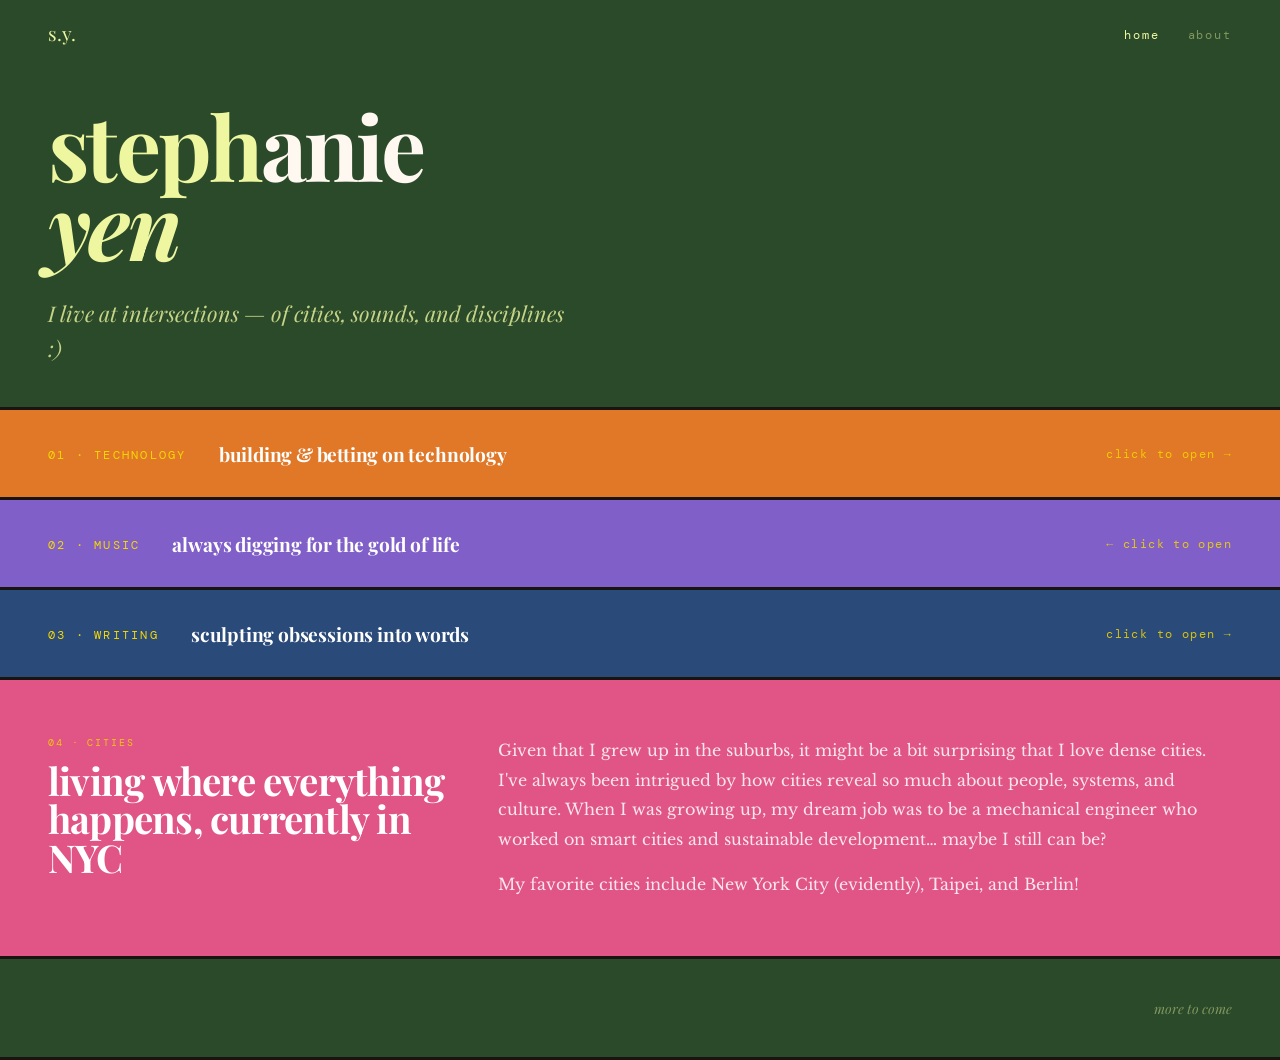
<file: index.html>
<!DOCTYPE html>
<html lang="en">
<head>
<meta charset="UTF-8">
<meta name="viewport" content="width=device-width, initial-scale=1.0">
<title>stephanie yen</title>
<link href="https://fonts.googleapis.com/css2?family=Playfair+Display:ital,wght@0,400;0,700;1,400;1,700&family=DM+Mono:wght@400;500&family=Libre+Baskerville:ital@0;1&display=swap" rel="stylesheet">
<style>
:root {
  --cream:#FFF8F0;
  --hero-bg:#2A4A2A;
  --hero-accent:#EEF7A0;
  --tech:#E07828;
  --music:#8060C8;
  --writing:#2A4A7A;
  --cities:#E05585;
  --yellow-bg:#E8C832;
  --yellow-accent:#F5D800;
  --ink:#1A1410;
}
*{margin:0;padding:0;box-sizing:border-box;}
body{font-family:'Libre Baskerville',Georgia,serif;background:var(--cream);color:var(--ink);}

nav{display:flex;justify-content:space-between;align-items:center;padding:1.25rem 3rem;background:var(--hero-bg);position:sticky;top:0;z-index:100;}
.nav-name{font-family:'Playfair Display',serif;font-size:1.2rem;color:var(--hero-accent);cursor:pointer;}
nav ul{display:flex;gap:1.75rem;list-style:none;}
nav a{font-family:'DM Mono',monospace;font-size:0.78rem;text-decoration:none;color:rgba(238,247,160,0.45);letter-spacing:0.15em;cursor:pointer;transition:color 0.2s;}
nav a:hover,nav a.active{color:var(--hero-accent);}

.page{display:none;}
.page.active{display:block;animation:fade 0.4s ease;min-height:100vh;}

@keyframes fade{from{opacity:0;transform:translateY(8px)}to{opacity:1;transform:translateY(0)}}

.hero{background:var(--hero-bg);padding:2.5rem 3rem;border-bottom:3px solid var(--ink);display:flex;flex-direction:column;gap:2rem;overflow:hidden;}
.hero-name{font-family:'Playfair Display',serif;font-size:clamp(2.5rem,7vw,7rem);font-weight:700;line-height:0.88;letter-spacing:-0.03em;color:var(--cream);}
.hero-name em{font-style:italic;color:var(--hero-accent);}
.hero-steph{color:var(--hero-accent);font-style:normal;}
.hero-tagline{font-family:'Playfair Display',serif;font-style:italic;font-size:clamp(1rem,2.5vw,1.35rem);color:var(--hero-accent);max-width:520px;line-height:1.65;opacity:0.8;}

/* ROW: CSS grid animation for the slide */
.row{
  border-bottom:3px solid var(--ink);
  display:grid;
  grid-template-columns:100% 0%;
  cursor:pointer;
  height:90px;
  min-height:90px;
  max-height:90px;
  overflow:hidden;
  flex-shrink:0;
  align-self:auto;
  transition:
    grid-template-columns 0.55s cubic-bezier(0.77,0,0.18,1),
    height 0.55s cubic-bezier(0.77,0,0.18,1),
    max-height 0.55s cubic-bezier(0.77,0,0.18,1);
}
.row.open{
  height:var(--open-height,280px);
  min-height:0;
  max-height:2000px;
  grid-template-columns:38% 62%;
  cursor:default;
}
/* Flipped: cream left, color right */
.row.flip{
  grid-template-columns:0% 100%;
}
.row.flip.open{
  grid-template-columns:62% 38%;
}

/* PANEL: colored column */
.panel{
  overflow:hidden;
  position:relative;
  height:100%;
  align-self:stretch;
}
.bg-tech   {background:var(--tech);}
.bg-music  {background:var(--music);}
.bg-writing{background:var(--writing);}

/* Collapsed: single row label across full width */
.panel-collapsed{
  position:absolute;
  top:0;left:0;right:0;
  height:90px;
  display:flex;align-items:center;
  gap:2rem;padding:0 3rem;
  white-space:nowrap;overflow:hidden;
  transition:opacity 0.1s ease;
}
.row.open .panel-collapsed{opacity:0;pointer-events:none;}
.row:not(.open) .panel-collapsed{opacity:1;transition:opacity 0.15s ease 0.35s;}

/* Expanded: centered in the colored column */
.panel-expanded{
  position:absolute;inset:0;
  display:flex;flex-direction:column;
  align-items:flex-start;justify-content:center;
  gap:1rem;padding:2rem 3rem;
  opacity:0;pointer-events:none;
  transition:opacity 0.1s ease;
}
.row.open .panel-expanded{opacity:1;pointer-events:auto;transition:opacity 0.2s ease 0.32s;}

/* REVEAL: cream column */
.reveal{
  background:var(--cream);
  display:flex;flex-direction:column;
  align-items:flex-start;justify-content:center;
  gap:1.25rem;padding:3.5rem 2rem 3.5rem 3rem;
  opacity:0;overflow:hidden;
  transition:opacity 0.1s ease;
}
.row.open .reveal{opacity:1;transition:opacity 0.2s ease 0.32s;}

/* For flipped rows, reveal is the LEFT column (first child in DOM order but visually left via grid) */
.row.flip .panel{order:2;}
.row.flip .reveal{order:1;}

/* TYPE */
.row-num{font-family:'DM Mono',monospace;font-size:0.78rem;letter-spacing:0.18em;text-transform:uppercase;color:var(--yellow-accent);}
.row-title-lg{font-family:'Playfair Display',serif;font-size:clamp(1.5rem,2.5vw,2.2rem);font-weight:700;line-height:1.1;letter-spacing:-0.02em;color:#fff;}
.row-title-sm{font-family:'Playfair Display',serif;font-size:1.2rem;font-weight:700;letter-spacing:-0.01em;color:#fff;line-height:1;}
.row-hint{font-family:'DM Mono',monospace;font-size:0.72rem;letter-spacing:0.12em;margin-left:auto;flex-shrink:0;color:var(--yellow-accent);opacity:0.85;}

.tags{display:flex;flex-direction:row;flex-wrap:wrap;gap:0.4rem;}
.tag{font-family:'DM Mono',monospace;font-size:0.58rem;letter-spacing:0.07em;padding:0.2rem 0.5rem;border-radius:2px;border:1px solid rgba(255,255,255,0.3);color:rgba(255,255,255,0.8);}

.reveal-body{font-size:1rem;line-height:1.85;color:#3a3028;}
.close-btn{font-family:'DM Mono',monospace;font-size:0.72rem;letter-spacing:0.12em;cursor:pointer;background:none;border:none;color:var(--ink);padding:0;text-decoration:underline;text-underline-offset:3px;}
.close-btn:hover{opacity:0.5;}

/* CITIES */
.cities{
  background:var(--cities);
  padding:3.5rem 3rem;
  display:grid;
  grid-template-columns:38% 62%;
  min-height:240px;
  overflow:hidden;
}
.cities-left{display:flex;flex-direction:column;justify-content:flex-start;gap:0.75rem;padding-right:2rem;min-width:0;}
.cities-right{display:flex;flex-direction:column;justify-content:flex-start;gap:1rem;min-width:0;}
.cities-title{font-family:'Playfair Display',serif;font-size:clamp(1.8rem,3vw,2.6rem);font-weight:700;line-height:1;letter-spacing:-0.02em;color:#fff;}
.cities-body{font-size:1rem;line-height:1.85;color:rgba(255,255,255,0.85);}
.cities-num{font-family:'DM Mono',monospace;font-size:0.65rem;letter-spacing:0.18em;text-transform:uppercase;color:var(--yellow-accent);opacity:0.85;}

/* HOME FOOTER */
.home-footer{
  background:var(--hero-bg);
  padding:2.5rem 3rem;
  border-top:3px solid var(--ink);
  border-bottom:3px solid var(--ink);
  display:flex;
  align-items:flex-end;
  justify-content:flex-end;
}
.about-hero{background:var(--yellow-bg);padding:5rem 3rem 2.5rem;border-bottom:3px solid var(--ink);}
.about-hero h1{font-family:'Playfair Display',serif;font-size:clamp(3.5rem,8vw,6rem);font-weight:700;line-height:0.88;letter-spacing:-0.03em;color:var(--ink);margin-bottom:1.25rem;}
.about-sub{font-family:'Playfair Display',serif;font-style:italic;font-size:1.35rem;color:rgba(26,20,16,0.75);line-height:1.65;}
.about-body{display:grid;grid-template-columns:1.4fr 1fr;border-bottom:3px solid var(--ink);align-items:stretch;flex:1;min-height:0;}

#about{display:none;flex-direction:column;min-height:100vh;}
#about.active{display:flex;}
.about-text{padding:3rem;border-right:3px solid var(--ink);display:flex;flex-direction:column;gap:1.75rem;}
.about-p{font-size:1.05rem;line-height:1.9;color:var(--ink);}
.about-p+.about-p{padding-top:1.75rem;border-top:1px solid #ddd8cc;}
.contact{padding:3rem 2.5rem;background:var(--hero-bg);display:flex;flex-direction:column;justify-content:space-between;min-height:100%;}
.contact-label{font-family:'DM Mono',monospace;font-size:0.78rem;letter-spacing:0.18em;text-transform:uppercase;color:var(--hero-accent);opacity:0.55;margin-bottom:1rem;}
.contact-links{display:flex;flex-direction:column;gap:0.9rem;}
.contact-link{font-family:'DM Mono',monospace;font-size:0.72rem;text-decoration:none;color:var(--hero-accent);letter-spacing:0.08em;padding:0.4rem 0.75rem;border:1.5px solid var(--hero-accent);border-radius:2px;transition:all 0.2s;display:inline-block;}
.contact-link:hover{background:var(--hero-accent);color:var(--ink);}
.wip{font-family:'Playfair Display',serif;font-style:italic;font-size:0.85rem;color:rgba(238,247,160,0.45);}
</style>
</head>
<body>

<nav>
  <span class="nav-name" onclick="goTo('home')">s.y.</span>
  <ul>
    <li><a id="nav-home" class="active" onclick="goTo('home')">home</a></li>
    <li><a id="nav-about" onclick="goTo('about')">about</a></li>
  </ul>
</nav>

<!-- HOME -->
<div id="home" class="page active">

  <div class="hero">
    <h1 class="hero-name"><span class="hero-steph">steph</span>anie<br><em>yen</em></h1>
    <p class="hero-tagline">I live at intersections — of cities, sounds, and disciplines :)</p>
  </div>

  <!-- 01 TECH: color left, cream right -->
  <div class="row bg-tech" style="--open-height:420px" onclick="toggle(this)">
    <div class="panel bg-tech">
      <div class="panel-collapsed">
        <span class="row-num">01 · technology</span>
        <span class="row-title-sm">building & betting on technology</span>
        <span class="row-hint">click to open →</span>
      </div>
      <div class="panel-expanded">
        <p class="row-num">01 · technology</p>
        <h2 class="row-title-lg">building & betting on technology that changes how we live</h2>
        <div class="tags">
          <span class="tag">startups</span>
          <span class="tag">engineering</span>
          <span class="tag">B2B software</span>
          <span class="tag">application layer</span>
        </div>
      </div>
    </div>
    <div class="reveal">
      <p class="reveal-body">I care about equitable and entrepreneurial uses of technology, especially in the realms of cities, media, and culture. To me, code is nothing without the humans and physical world it touches.</p>
      <p class="reveal-body">I naturally gravitate towards cross-functional (and chaotic) settings where I get to be at the intersection of coding, product, and customer deployment.</p>
      <p class="reveal-body">Currently, I work at Merge, building unified APIs and agentic tooling. I've previously worked at Uber and New_ Public. I'm deeply curious about early-stage ventures and have been a fellow with Comma Capital and Kleiner Perkins.</p>
      <button class="close-btn" onclick="close_(event,this)">close →</button>
    </div>
  </div>

  <!-- 02 MUSIC: flip — cream left, color right -->
  <div class="row flip bg-music" style="--open-height:360px" onclick="toggle(this)">
    <div class="panel bg-music">
      <div class="panel-collapsed">
        <span class="row-num">02 · music</span>
        <span class="row-title-sm">always digging for the gold of life</span>
        <span class="row-hint">← click to open</span>
      </div>
      <div class="panel-expanded">
        <p class="row-num">02 · music</p>
        <h2 class="row-title-lg">always digging for the gold of life, one track at a time</h2>
        <div class="tags">
          <span class="tag">piano</span>
          <span class="tag">violin</span>
          <span class="tag">flute</span>
          <span class="tag">guitar</span>
          <span class="tag">production</span>
          <span class="tag">music blog</span>
          <span class="tag">DJing</span>
          <span class="tag">concert photography</span>
        </div>
      </div>
    </div>
    <div class="reveal">
      <p class="reveal-body">I spend an absurd amount of time listening to, discovering, and curating music (everything from jazz to rock). Music is everywhere — in city streets, films, and how we connect with each other. It is my greatest love in the world!</p>
      <p class="reveal-body">My long-term goal is to build something at the intersection of music and technology. I am most energized when independent musicians create bold art and architect new worlds.</p>
      <button class="close-btn" onclick="close_(event,this)">← close</button>
    </div>
  </div>

  <!-- 03 WRITING: color left, cream right -->
  <div class="row bg-writing" style="--open-height:400px" onclick="toggle(this)">
    <div class="panel bg-writing">
      <div class="panel-collapsed">
        <span class="row-num">03 · writing</span>
        <span class="row-title-sm">sculpting obsessions into words</span>
        <span class="row-hint">click to open →</span>
      </div>
      <div class="panel-expanded">
        <p class="row-num">03 · writing</p>
        <h2 class="row-title-lg">sculpting obsessions into words: essays, stories & poems</h2>
        <div class="tags">
          <span class="tag">creative nonfiction</span>
          <span class="tag">research essays</span>
          <span class="tag">poetry</span>
          <span class="tag">short stories</span>
        </div>
      </div>
    </div>
    <div class="reveal">
      <p class="reveal-body">My writing process feels like sculpting: I start with an amorphous mass and make something meaningful out of it.</p>
      <p class="reveal-body">I journal and write regularly about my own life — the recurring themes tend to be creativity, relationships, and seasons. I also like to write public-facing essays that break down interdisciplinary complexities that I am learning about.</p>
      <p class="reveal-body">I grew up daydreaming and writing fiction (poems and short stories). This is a passion I am rediscovering.</p>
      <button class="close-btn" onclick="close_(event,this)">close →</button>
    </div>
  </div>

  <!-- 04 CITIES -->
  <div class="cities" id="cities">
    <div class="cities-left">
      <p class="cities-num">04 · cities</p>
      <h2 class="cities-title">living where everything happens, currently in NYC</h2>
    </div>
    <div class="cities-right">
      <p class="cities-body">Given that I grew up in the suburbs, it might be a bit surprising that I love dense cities. I've always been intrigued by how cities reveal so much about people, systems, and culture. When I was growing up, my dream job was to be a mechanical engineer who worked on smart cities and sustainable development… maybe I still can be?</p>
      <p class="cities-body">My favorite cities include New York City (evidently), Taipei, and Berlin!</p>
    </div>
  </div><!-- end cities -->

  <div class="home-footer">
    <p class="wip">more to come</p>
  </div>

</div><!-- end home -->

<!-- ABOUT -->
<div id="about" class="page">
  <div class="about-hero">
    <h1>about</h1>
    <p class="about-sub">23 y/o, NYC-based human</p>
  </div>
  <div class="about-body">
    <div class="about-text">
      <p class="about-p">I’m a Midwesterner at heart — I grew up in the suburbs of Cleveland, Ohio. My parents immigrated from Taiwan. For my undergraduate education, I studied Computer Science and Urban Studies at Princeton University, and I spent a semester abroad at the University of Edinburgh. Since then, I have traveled around Europe, Africa, and Asia, with many more countries to come! I am currently based in New York City.</p>
      <p class="about-p">I love to try new things and spending time in nature ("frolicking”). Beyond NYC's limited parks, you may find me in its coffeeshops, live music venues, and climbing gyms. I find joy in all the things — music (have I mentioned it enough yet?), comedy, film photography / people-watching / cloud-watching, chai lattes, wandering conversations, collaborative projects, and more.</p>
      <p class="about-p">I did not use AI to write the text on this website.</p>
    </div>
    <div class="contact">
      <div>
        <p class="contact-label">get in touch</p>
        <div class="contact-links">
          <a class="contact-link" href="mailto:steph.yensy@gmail.com">email</a>
          <a class="contact-link" href="https://www.linkedin.com/in/steph-yen/">linkedin</a>
          <a class="contact-link" href="https://x.com/stey0213">twitter / x</a>
          <a class="contact-link" href="https://substack.com/@stephyen">substack</a>
          <a class="contact-link" href="https://open.spotify.com/user/champchomp">spotify</a>
        </div>
      </div>
      <p class="wip">this is a living document.</p>
    </div>
  </div>
</div>

<script>
function goTo(id) {
  document.querySelectorAll('.page').forEach(p => p.classList.remove('active'));
  document.querySelectorAll('nav a').forEach(a => a.classList.remove('active'));
  document.getElementById(id).classList.add('active');
  document.getElementById('nav-' + id).classList.add('active');
  sizeCities();

}
function getRowHeight(row) {
  // Estimate height from reveal text content
  const reveal = row.querySelector('.reveal');
  if (!reveal) return 320;
  const text = reveal.innerText || '';
  const chars = text.length;
  // At ~62% width of viewport, ~70 chars per line at 1rem, 1.85 line-height
  const charsPerLine = Math.floor(window.innerWidth * 0.62 / 10);
  const lines = Math.ceil(chars / charsPerLine);
  const lineHeight = 30; // px per line approx
  const padding = 160;   // top + bottom padding
  return Math.max(lines * lineHeight + padding, 260);
}

function toggle(row) {
  if (row.classList.contains('open')) return;
  document.querySelectorAll('.row.open').forEach(r => {
    r.classList.remove('open');
    r.style.height = '90px';
  });
  row.classList.add('open');
  row.style.height = getRowHeight(row) + 'px';
}
function close_(e, btn) {
  e.stopPropagation();
  const row = btn.closest('.row');
  row.classList.remove('open');
  row.style.height = '90px';
}
function sizeCities() {
  const el = document.getElementById('cities');
  if (!el) return;
  const top = el.getBoundingClientRect().top + window.scrollY;
  el.style.minHeight = Math.max(240, window.innerHeight - top) + 'px';
}
// sizeAbout removed — handled by CSS flex
function sizeAbout() {
  const el = document.querySelector('.about-body');
  if (!el) return;
  el.style.minHeight = '';
  const top = el.getBoundingClientRect().top + window.scrollY;
  if (top === 0) return;
  el.style.minHeight = Math.max(300, window.innerHeight - top) + 'px';
}
function sizeOpenRow() {
  const openRow = document.querySelector('.row.open');
  if (!openRow) return;
  openRow.style.height = getRowHeight(openRow) + 'px';
}
window.addEventListener("resize", () => { sizeCities(); sizeOpenRow(); });
document.addEventListener("DOMContentLoaded", () => { sizeCities(); });
sizeCities();
sizeAbout();
</script>
</body>
</html>
</file>
